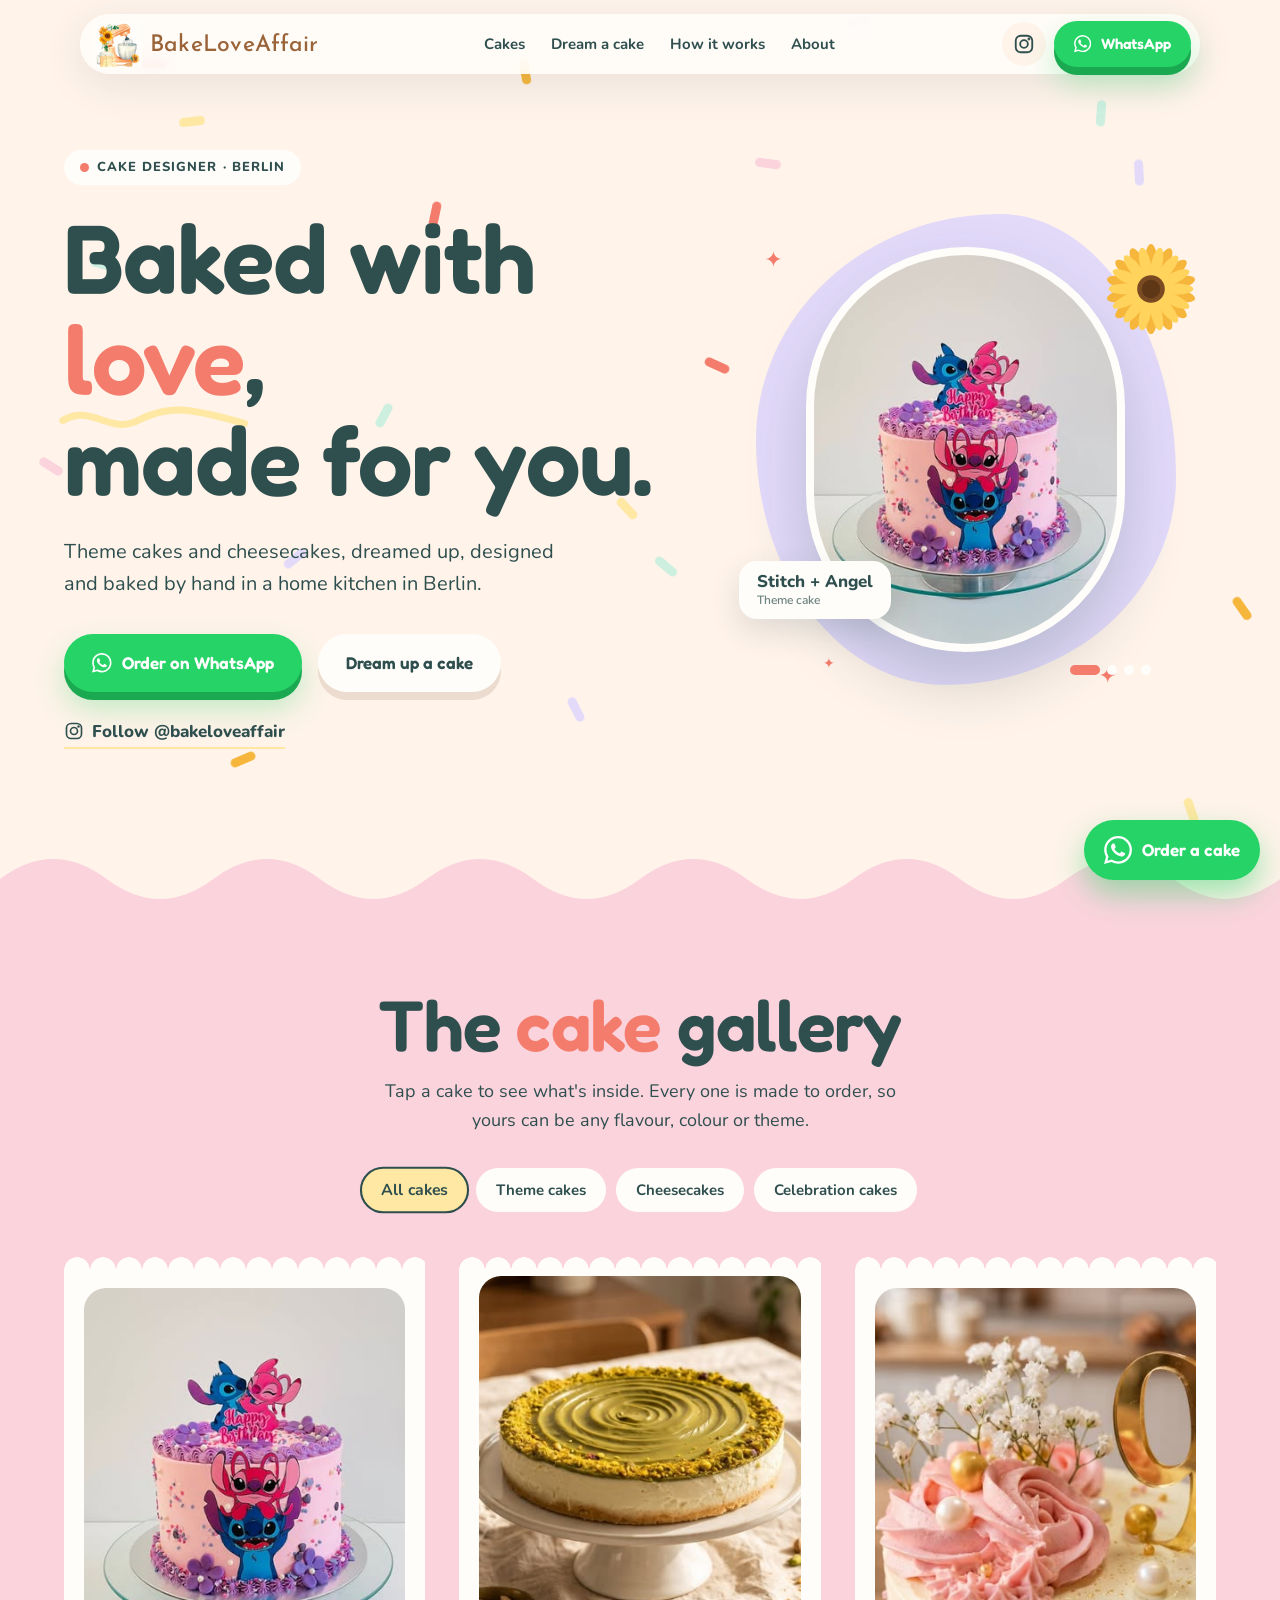
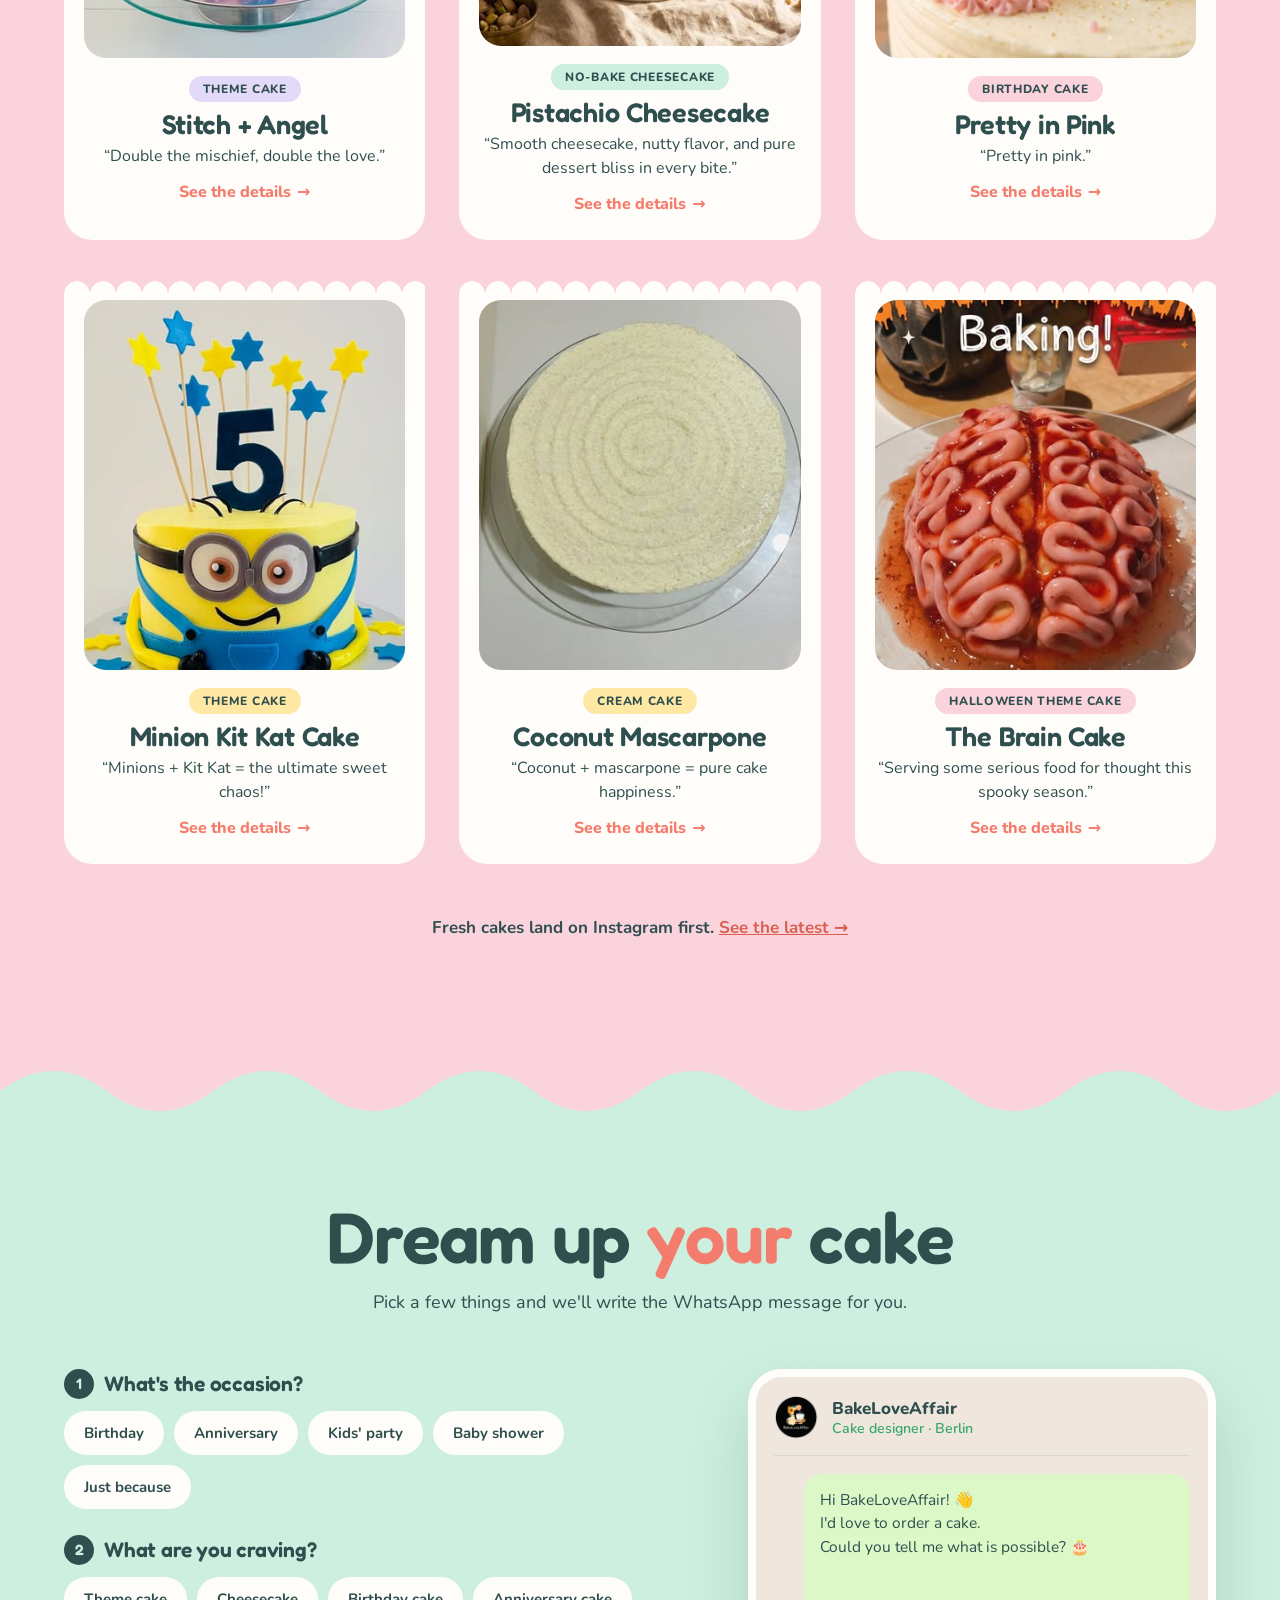
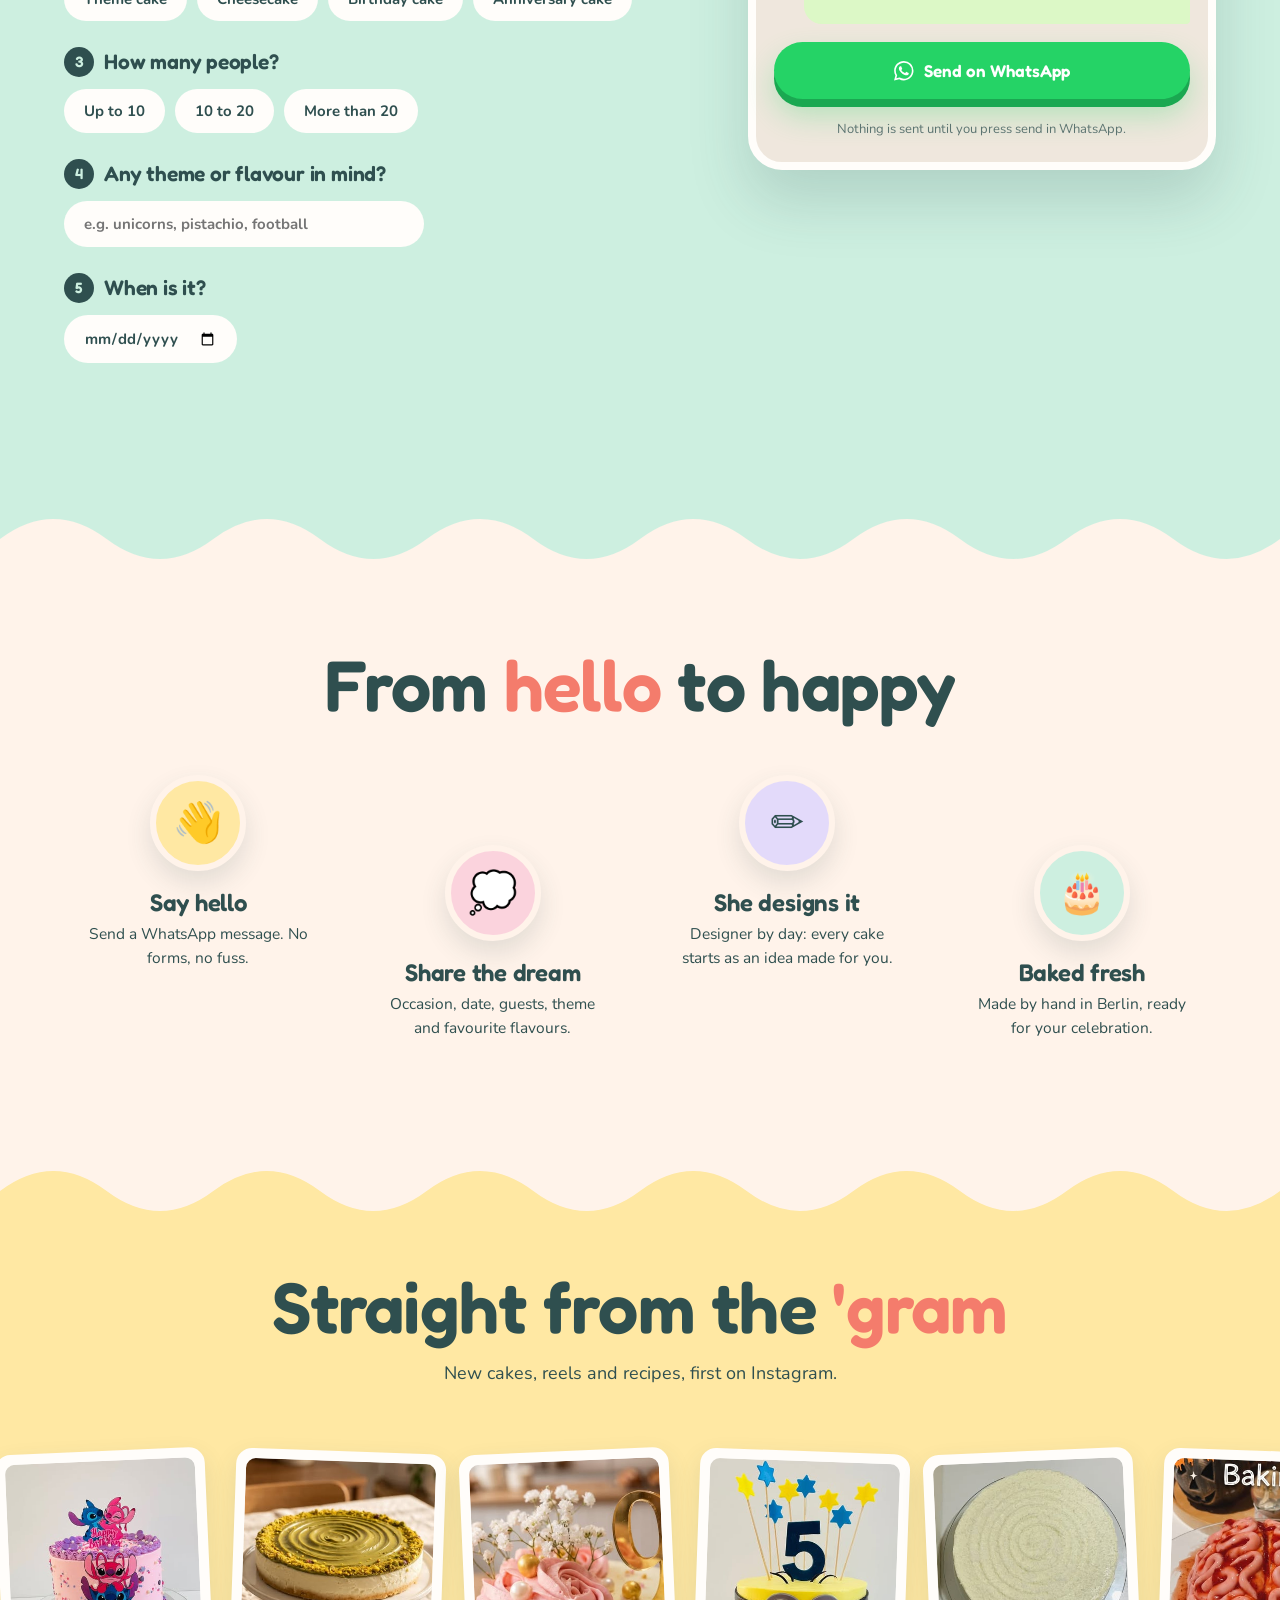
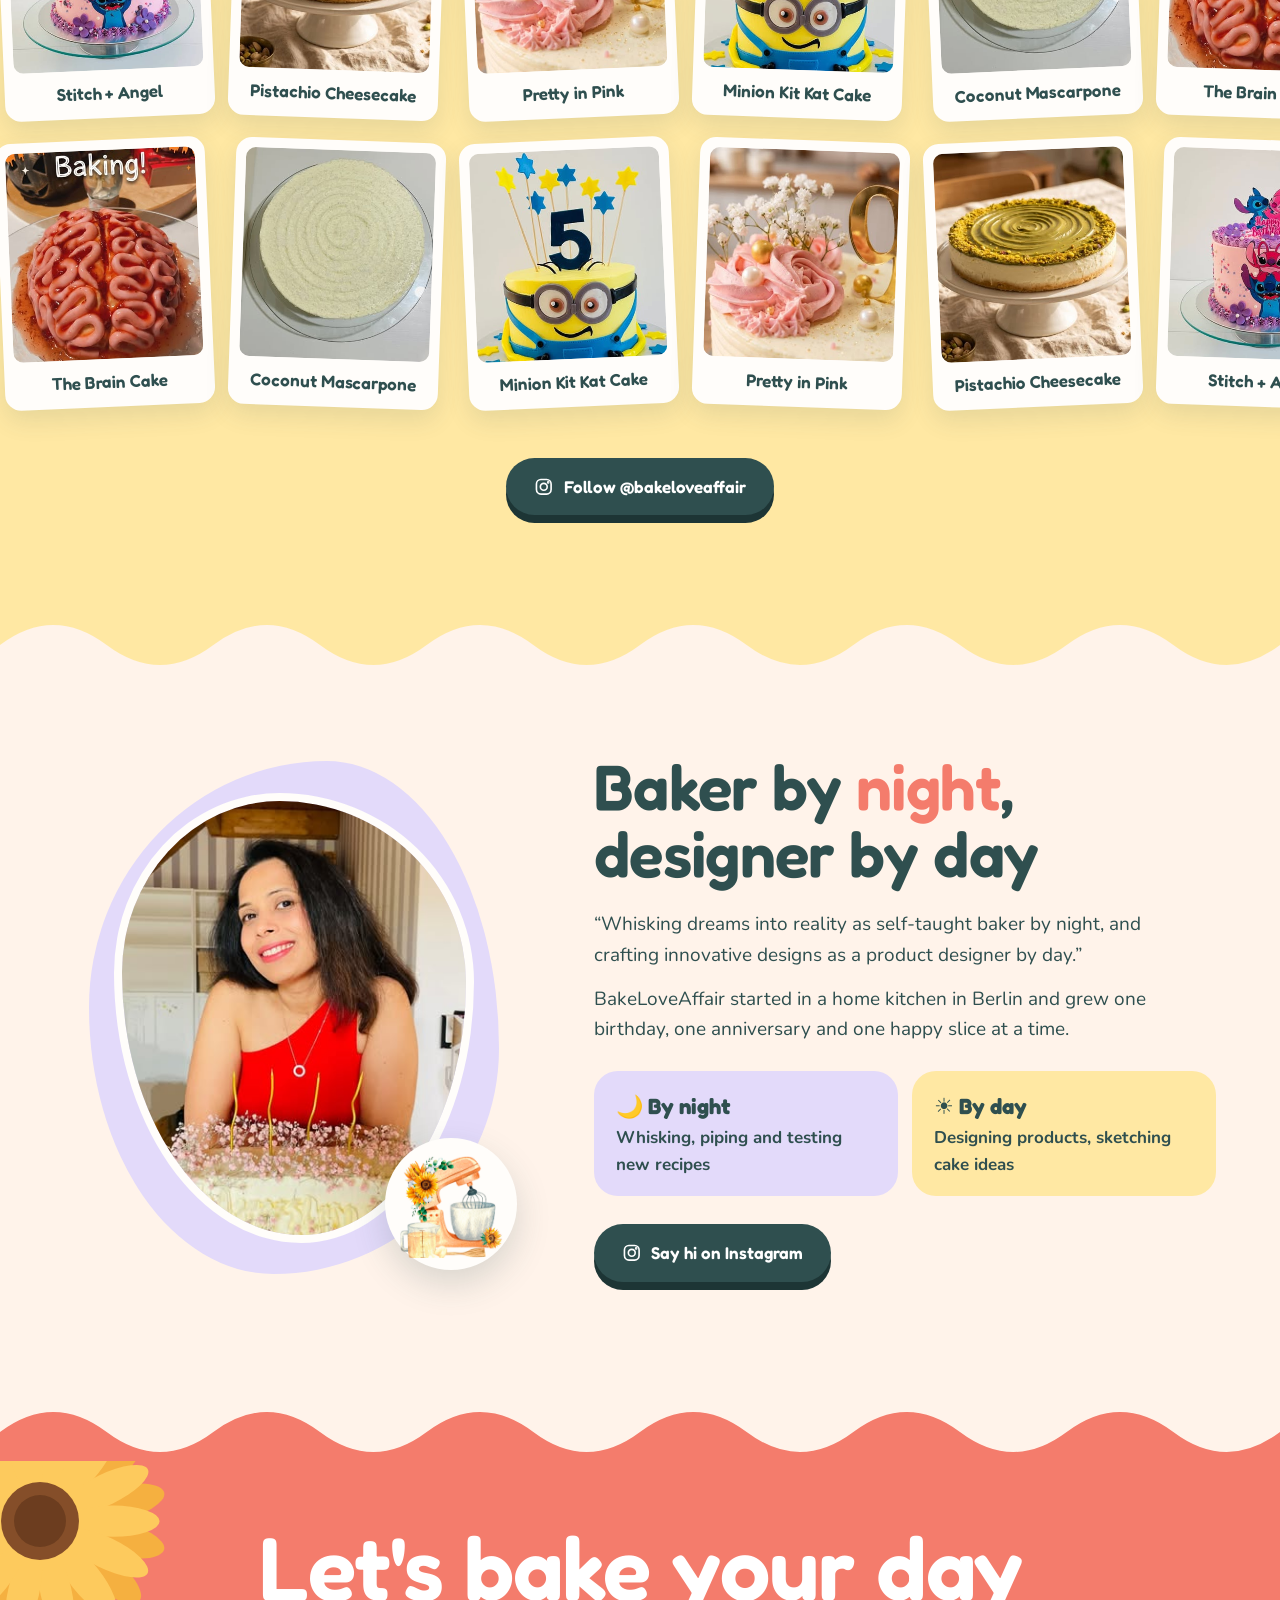
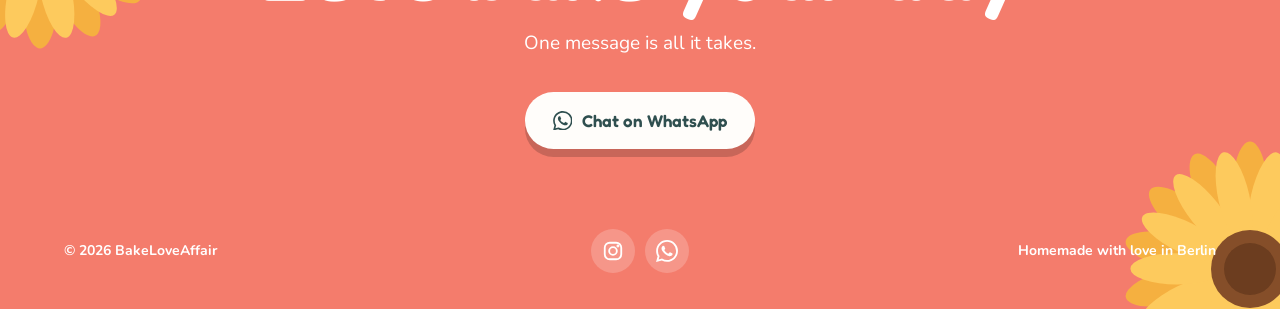
<file: index.html>
<!doctype html>
<html lang="en">
<head>
<meta charset="utf-8">
<meta name="viewport" content="width=device-width, initial-scale=1">
<title>BakeLoveAffair · Theme cakes and cheesecakes, homemade in Berlin</title>
<meta name="description" content="BakeLoveAffair: custom theme cakes and cheesecakes, designed and baked by hand in a home kitchen in Berlin. Say hello on WhatsApp.">
<meta name="theme-color" content="#FFF3EA">
<link rel="canonical" href="https://bakeloveaffair.com/">
<meta property="og:type" content="website">
<meta property="og:url" content="https://bakeloveaffair.com/">
<meta property="og:title" content="BakeLoveAffair · Baked with love, made for you">
<meta property="og:description" content="Custom theme cakes and cheesecakes, homemade in Berlin.">
<meta property="og:image" content="https://bakeloveaffair.com/assets/logo/logo.png">
<meta name="twitter:card" content="summary">
<link rel="icon" type="image/png" href="assets/logo/favicon.png">
<link rel="apple-touch-icon" href="assets/logo/icon-192.png">
<link rel="preconnect" href="https://fonts.googleapis.com">
<link rel="preconnect" href="https://fonts.gstatic.com" crossorigin>
<link href="https://fonts.googleapis.com/css2?family=Fredoka:wght@500;600;700&family=Josefin+Sans:wght@500&family=Nunito:wght@400;600;700;800&display=swap" rel="stylesheet">
<link rel="stylesheet" href="css/style.css">
</head>
<body>

<div class="progress" id="progress" aria-hidden="true"></div>

<nav class="nav" id="nav" aria-label="Main">
  <div class="nav-bar">
    <a class="brand" href="#top" aria-label="BakeLoveAffair, back to top"><img src="assets/logo/mixer.png" alt="" width="48" height="46"><span>BakeLoveAffair</span></a>
    <ul>
      <li><a href="#cakes">Cakes</a></li>
      <li><a href="#wish">Dream a cake</a></li>
      <li><a href="#how">How it works</a></li>
      <li><a href="#about">About</a></li>
    </ul>
    <div class="nav-right">
      <a class="icon-btn" data-ig aria-label="BakeLoveAffair on Instagram"><i data-icon="ig"></i></a>
      <a class="btn sm wa" data-wa aria-label="Order on WhatsApp"><i data-icon="wa"></i><span>WhatsApp</span></a>
      <button class="icon-btn burger" id="burger" aria-label="Menu" aria-expanded="false"><i data-icon="menu"></i></button>
    </div>
  </div>
  <div class="menu" id="menu">
    <a href="#cakes">Cakes</a>
    <a href="#wish">Dream a cake</a>
    <a href="#how">How it works</a>
    <a href="#about">About</a>
    <a data-ig>Instagram ↗</a>
  </div>
</nav>

<header class="hero" id="top">
  <div id="sprinkles" aria-hidden="true"></div>
  <div class="wrap">
    <div>
      <span class="eyebrow"><i></i> Cake designer · Berlin</span>
      <h1 id="h1" aria-label="Baked with love, made for you."></h1>
      <p class="lead" data-reveal="700">Theme cakes and cheesecakes, dreamed up, designed and baked by hand in a home kitchen in Berlin.</p>
      <div class="cta" data-reveal="850">
        <a class="btn wa" data-wa><i data-icon="wa"></i> Order on WhatsApp</a>
        <a class="btn soft" href="#wish">Dream up a cake</a>
      </div>
      <a class="follow" data-ig data-reveal="1000"><i data-icon="ig"></i> Follow @bakeloveaffair</a>
    </div>
    <div class="stage">
      <div class="blob"></div>
      <span class="spark" style="left:2%;top:6%">✦</span><span class="spark" style="right:14%;bottom:-2%;animation-delay:-1s">✦</span><span class="spark" style="left:16%;bottom:2%;animation-delay:-1.7s;font-size:14px">✦</span>
      <div class="shots" id="shots"></div>
      <button class="label" id="label" aria-label="See details of this cake"><span id="lt"></span><small id="ls"></small></button>
      <div class="sunflower" aria-hidden="true"></div>
      <div class="dots" id="dots"></div>
    </div>
  </div>
</header>

<div class="wavebox"><svg class="wave" data-fill="#FBD3DD"></svg></div>
<section class="sig pad" id="cakes">
  <div class="wrap">
    <div class="title"><h2 data-reveal>The <em>cake</em> gallery</h2><p data-reveal="100">Tap a cake to see what's inside. Every one is made to order, so yours can be any flavour, colour or theme.</p></div>
    <div class="filters" id="filters" role="group" aria-label="Filter cakes"></div>
    <div class="cards" id="cards"></div>
    <p class="more-note" data-reveal>Fresh cakes land on Instagram first. <a data-ig>See the latest →</a></p>
  </div>
</section>
<div class="wavebox" style="background:#FBD3DD"><svg class="wave rev" data-fill="#CDEFE0"></svg></div>

<section class="wish pad" id="wish">
  <div class="wrap">
    <div class="title"><h2 data-reveal>Dream up <em>your</em> cake</h2><p data-reveal="100">Pick a few things and we'll write the WhatsApp message for you.</p></div>
    <div class="wishgrid">
      <div data-reveal>
        <div class="q"><h3><span>1</span> What's the occasion?</h3><div class="chips" data-k="occasion"><button class="chip">Birthday</button><button class="chip">Anniversary</button><button class="chip">Kids' party</button><button class="chip">Baby shower</button><button class="chip">Just because</button></div></div>
        <div class="q"><h3><span>2</span> What are you craving?</h3><div class="chips" data-k="bake"><button class="chip">Theme cake</button><button class="chip">Cheesecake</button><button class="chip">Birthday cake</button><button class="chip">Anniversary cake</button></div></div>
        <div class="q"><h3><span>3</span> How many people?</h3><div class="chips" data-k="guests"><button class="chip">Up to 10</button><button class="chip">10 to 20</button><button class="chip">More than 20</button></div></div>
        <div class="q"><h3><span>4</span> Any theme or flavour in mind?</h3><input class="field" id="idea" type="text" maxlength="80" placeholder="e.g. unicorns, pistachio, football" aria-label="Theme or flavour idea"></div>
        <div class="q"><h3><span>5</span> When is it?</h3><input class="field" type="date" id="date" aria-label="Date of the occasion" style="width:auto"></div>
      </div>
      <div class="phone" data-reveal="150">
        <div class="top"><img src="assets/logo/icon-192.png" alt=""><div>BakeLoveAffair<small>Cake designer · Berlin</small></div></div>
        <div class="bubble" id="bubble" aria-live="polite"></div>
        <a class="btn wa" id="send" target="_blank" rel="noopener"><i data-icon="wa"></i> Send on WhatsApp</a>
        <p class="note">Nothing is sent until you press send in WhatsApp.</p>
      </div>
    </div>
  </div>
</section>
<div class="wavebox" style="background:#CDEFE0"><svg class="wave" data-fill="#FFF3EA"></svg></div>

<section class="pad" id="how">
  <div class="wrap">
    <div class="title"><h2 data-reveal>From <em>hello</em> to happy</h2></div>
    <div class="proc" id="proc">
      <svg class="path" viewBox="0 0 1000 170" preserveAspectRatio="none" fill="none" aria-hidden="true"><path id="pp" d="M125 48 C250 48 250 118 375 118 S500 48 625 48 S750 118 875 118" stroke="#F47C6C" stroke-width="4" stroke-linecap="round" stroke-dasharray="2 14" vector-effect="non-scaling-stroke"/></svg>
      <div class="procgrid">
        <div class="ps" style="--c:var(--butter)"><div class="ic">👋</div><h3>Say hello</h3><p>Send a WhatsApp message. No forms, no fuss.</p></div>
        <div class="ps" style="--c:var(--pink)"><div class="ic">💭</div><h3>Share the dream</h3><p>Occasion, date, guests, theme and favourite flavours.</p></div>
        <div class="ps" style="--c:var(--lav)"><div class="ic">✏️</div><h3>She designs it</h3><p>Designer by day: every cake starts as an idea made for you.</p></div>
        <div class="ps" style="--c:var(--mint)"><div class="ic">🎂</div><h3>Baked fresh</h3><p>Made by hand in Berlin, ready for your celebration.</p></div>
      </div>
    </div>
  </div>
</section>

<div class="wavebox"><svg class="wave rev" data-fill="#FFE8A3"></svg></div>
<section class="gal" id="insta">
  <div class="title"><h2 data-reveal>Straight from the <em>'gram</em></h2><p data-reveal="100">New cakes, reels and recipes, first on Instagram.</p></div>
  <div class="row" id="r1"></div>
  <div class="row b" id="r2"></div>
  <div class="center"><a class="btn ig" data-ig data-reveal><i data-icon="ig"></i> Follow @bakeloveaffair</a></div>
</section>
<div class="wavebox" style="background:#FFE8A3"><svg class="wave" data-fill="#FFF3EA"></svg></div>

<section class="pad" id="about">
  <div class="wrap aboutgrid">
    <div class="me" data-reveal>
      <img src="assets/img/anniversary-cake.jpg" alt="The baker behind BakeLoveAffair with a cake she made" loading="lazy">
      <div class="stamp"><img src="assets/logo/mixer.png" alt="BakeLoveAffair logo"></div>
    </div>
    <div>
      <h2 data-reveal>Baker by <em>night</em>,<br>designer by day</h2>
      <p data-reveal="80">“Whisking dreams into reality as self-taught baker by night, and crafting innovative designs as a product designer by day.”</p>
      <p data-reveal="160">BakeLoveAffair started in a home kitchen in Berlin and grew one birthday, one anniversary and one happy slice at a time.</p>
      <div class="daynight" data-reveal="240">
        <div style="background:var(--lav)"><b>🌙 By night</b>Whisking, piping and testing new recipes</div>
        <div style="background:var(--butter)"><b>☀️ By day</b>Designing products, sketching cake ideas</div>
      </div>
      <a class="btn ig" data-ig data-reveal="320"><i data-icon="ig"></i> Say hi on Instagram</a>
    </div>
  </div>
</section>

<div class="wavebox"><svg class="wave" data-fill="#F47C6C"></svg></div>
<footer class="foot">
  <div class="sunflower l" aria-hidden="true"></div><div class="sunflower r" aria-hidden="true"></div>
  <div class="wrap" style="position:relative">
    <h2 data-reveal>Let's bake your day</h2>
    <p class="big" data-reveal="100">One message is all it takes.</p>
    <a class="btn" data-reveal="200" data-wa><i data-icon="wa"></i> Chat on WhatsApp</a>
    <div class="foot-base">
      <span>© <span id="year"></span> BakeLoveAffair</span>
      <div class="mid">
        <a class="icon-btn" data-ig aria-label="Instagram"><i data-icon="ig"></i></a>
        <a class="icon-btn" data-wa aria-label="WhatsApp"><i data-icon="wa"></i></a>
      </div>
      <span>Homemade with love in Berlin</span>
    </div>
  </div>
</footer>

<a class="fab" id="fab" data-wa aria-label="Order a cake on WhatsApp"><i data-icon="wa"></i><span>Order a cake</span></a>

<dialog class="sheet" id="sheet" aria-labelledby="sh-title">
  <div class="sheet-in">
    <div class="sheet-photo" id="sh-photo"><div class="sunflower" aria-hidden="true"></div><img id="sh-img" alt=""></div>
    <div class="sheet-body">
      <div class="sheet-nav"><button class="icon-btn" id="sh-prev" aria-label="Previous cake">←</button><button class="icon-btn" id="sh-next" aria-label="Next cake">→</button></div>
      <button class="icon-btn x" id="sh-close" aria-label="Close">✕</button>
      <span class="pill" id="sh-tag"></span>
      <h2 id="sh-title"></h2>
      <p class="quote" id="sh-quote"></p>
      <p class="desc" id="sh-desc"></p>
      <dl class="facts" id="sh-facts"></dl>
      <div class="sheet-cta">
        <a class="btn wa" id="sh-wa" target="_blank" rel="noopener"><i data-icon="wa"></i> Ask about this cake</a>
        <a class="follow" id="sh-reel" target="_blank" rel="noopener" style="margin:0"><i data-icon="ig"></i> Watch the reel</a>
      </div>
      <p class="sheet-note">Made to order. Size, flavour, colours and theme can all be changed to suit you.</p>
    </div>
  </div>
</dialog>

<script src="js/data.js"></script>
<script src="js/main.js"></script>
</body>
</html>
</file>
<file: css/style.css>
/* BakeLoveAffair · Soft Bloom */
:root{
  --bg:#FFF3EA; --deep:#2F4F4F; --coral:#F47C6C; --coral-d:#d85f50; --mint:#CDEFE0; --butter:#FFE8A3; --pink:#FBD3DD; --lav:#E3DAFA; --white:#FFFDFA;
  --brown:#9A6338; --sun:#F6B63C;
  --accent:var(--pink);
  --display:"Fredoka",system-ui,sans-serif; --body:"Nunito",system-ui,sans-serif;
  --spring:cubic-bezier(.2,1.4,.3,1);
}
*{box-sizing:border-box;margin:0}
html{scroll-behavior:smooth;overflow-x:clip;scroll-padding-top:90px}
body{background:var(--bg);color:var(--deep);font-family:var(--body);font-size:17px;line-height:1.6;overflow-x:clip}
img{display:block;max-width:100%}
a{color:inherit}
button{font:inherit;color:inherit}
h1,h2,h3{font-family:var(--display);font-weight:600;line-height:1.04;letter-spacing:-.01em}
.wrap{max-width:1200px;margin:0 auto;padding:0 24px}
.sr{position:absolute;width:1px;height:1px;overflow:hidden;clip-path:inset(50%)}
:focus-visible{outline:3px solid var(--deep);outline-offset:3px;border-radius:8px}
[data-reveal]{opacity:0;transform:translateY(34px) scale(.97);transition:opacity .7s,transform .9s var(--spring)}
[data-reveal].in{opacity:1;transform:none}

.progress{position:fixed;top:0;left:0;height:4px;width:100%;background:var(--coral);transform-origin:left;transform:scaleX(0);z-index:70}

/* ---------- nav ---------- */
.nav{position:fixed;top:14px;left:50%;translate:-50% 0;z-index:60;width:min(1120px,calc(100% - 24px));transition:translate .45s var(--spring)}
.nav.hide{translate:-50% -150%}
.nav-bar{background:rgba(255,253,250,.86);backdrop-filter:blur(14px);border-radius:999px;box-shadow:0 10px 40px rgba(47,79,79,.1);display:flex;align-items:center;justify-content:space-between;gap:12px;padding:7px 9px 7px 14px}
.brand{display:flex;align-items:center;gap:8px;text-decoration:none;font-family:"Josefin Sans",var(--display);font-weight:500;font-size:23px;color:var(--brown);letter-spacing:.01em;white-space:nowrap}
.brand img{width:48px;height:46px;object-fit:contain;mix-blend-mode:multiply;transition:rotate .5s var(--spring)}
.brand:hover img{rotate:-10deg}
.brand span{padding-top:4px}
.nav ul{display:flex;gap:26px;list-style:none;padding:0}
.nav ul a{text-decoration:none;font-weight:700;font-size:15px;transition:color .2s}
.nav ul a:hover{color:var(--coral)}
.nav-right{display:flex;align-items:center;gap:8px}
.icon-btn{width:44px;height:44px;border-radius:50%;display:grid;place-items:center;background:var(--bg);border:0;cursor:pointer;text-decoration:none;transition:background .25s,transform .25s var(--spring),color .25s}
.icon-btn:hover{background:var(--pink);transform:rotate(-8deg) scale(1.08)}
.icon-btn svg{width:22px;height:22px}
.burger{display:none}
.menu{display:none}

.btn{display:inline-flex;align-items:center;gap:10px;font-family:var(--display);font-weight:600;font-size:17px;text-decoration:none;padding:15px 28px;border-radius:999px;background:var(--coral);color:#fff;border:0;cursor:pointer;box-shadow:0 8px 0 var(--coral-d),0 16px 30px rgba(244,124,108,.35);transition:transform .15s,box-shadow .15s;white-space:nowrap}
.btn:hover{transform:translateY(-3px);box-shadow:0 11px 0 var(--coral-d),0 22px 36px rgba(244,124,108,.4)}
.btn:active{transform:translateY(6px);box-shadow:0 2px 0 var(--coral-d)}
.btn svg{width:1.15em;height:1.15em;flex:none}
.btn.sm{padding:11px 20px;font-size:15px;box-shadow:0 4px 0 var(--coral-d)}
.btn.soft{background:var(--white);color:var(--deep);box-shadow:0 8px 0 #ecdccf}
.btn.soft:hover{box-shadow:0 11px 0 #ecdccf}
.btn.wa{background:#25D366;box-shadow:0 8px 0 #1aa851,0 16px 30px rgba(37,211,102,.3)}
.btn.wa:hover{box-shadow:0 11px 0 #1aa851,0 22px 36px rgba(37,211,102,.35)}
.btn.ig{background:var(--deep);box-shadow:0 8px 0 #1d3535}
.btn.ig:hover{box-shadow:0 11px 0 #1d3535}

/* ---------- hero ---------- */
.hero{position:relative;padding:150px 0 90px;overflow:hidden}
.hero .wrap{display:grid;grid-template-columns:1.1fr .9fr;gap:40px;align-items:center;position:relative}
.eyebrow{display:inline-flex;gap:8px;align-items:center;background:var(--white);border-radius:999px;padding:7px 16px;font-weight:800;font-size:13px;letter-spacing:.08em;text-transform:uppercase;margin-bottom:22px}
.eyebrow i{width:9px;height:9px;border-radius:50%;background:var(--coral);animation:pulse 1.6s infinite}
@keyframes pulse{50%{scale:1.6;opacity:.4}}
.hero h1{font-size:clamp(48px,7.6vw,112px)}
.hero h1 .w{display:inline-block;opacity:0;transform:translateY(.5em) rotate(4deg);animation:rise .8s var(--spring) forwards}
@keyframes rise{to{opacity:1;transform:none}}
.hero h1 .love{color:var(--coral);position:relative;white-space:nowrap}
.hero h1 .love svg{position:absolute;left:-2%;bottom:-.16em;width:104%;height:.3em;overflow:visible}
.hero h1 .love path{stroke-dasharray:320;stroke-dashoffset:320;animation:draw 1s 1s forwards}
@keyframes draw{to{stroke-dashoffset:0}}
.lead{font-size:20px;max-width:490px;margin:26px 0 34px}
.cta{display:flex;gap:16px;flex-wrap:wrap;align-items:center}
.follow{display:inline-flex;align-items:center;gap:8px;margin-top:26px;font-weight:800;text-decoration:none;border-bottom:2.5px solid var(--butter);padding-bottom:2px;transition:border-color .25s,gap .25s}
.follow:hover{border-color:var(--coral);gap:12px}
.follow svg{width:20px;height:20px}
.stage{position:relative;justify-self:center;width:min(420px,84vw);aspect-ratio:1/1.12}
.blob{position:absolute;inset:0;background:var(--accent);border-radius:58% 42% 55% 45%/48% 56% 44% 52%;animation:morph 9s ease-in-out infinite;transition:background .8s}
@keyframes morph{33%{border-radius:42% 58% 40% 60%/58% 42% 58% 42%}66%{border-radius:52% 48% 62% 38%/40% 60% 46% 54%}}
.shots{position:absolute;inset:7% 12%;border-radius:999px;overflow:hidden;box-shadow:0 30px 60px rgba(47,79,79,.22);border:8px solid var(--white);background:var(--white)}
.shots img{position:absolute;inset:0;width:100%;height:100%;object-fit:cover;opacity:0;scale:1.25;rotate:6deg;transition:opacity .8s,scale 1.2s cubic-bezier(.2,.8,.2,1),rotate 1.2s}
.shots img.on{opacity:1;scale:1;rotate:0deg}
.label{position:absolute;left:-4%;bottom:14%;background:var(--white);border-radius:18px;padding:10px 18px;box-shadow:0 12px 30px rgba(47,79,79,.15);font-weight:800;animation:bob 4s ease-in-out infinite;z-index:2;border:0;cursor:pointer;text-align:left;line-height:1.3}
.label small{display:block;font-weight:600;font-size:12px;opacity:.7}
.stage .sunflower{position:absolute;right:-5%;top:6%;width:92px;z-index:2;animation:bob 5s -2s ease-in-out infinite}
@keyframes bob{50%{translate:0 -12px}}
.dots{position:absolute;right:6%;bottom:2%;display:flex;gap:7px;z-index:2}
.dots button{width:10px;height:10px;padding:0;border:0;border-radius:9px;background:var(--white);transition:width .4s,background .4s;cursor:pointer}
.dots button.on{width:30px;background:var(--coral)}
.sprinkle{position:absolute;width:26px;height:9px;border-radius:9px;will-change:transform;z-index:0}
.spark{position:absolute;font-size:22px;color:var(--coral);animation:twinkle 2.4s ease-in-out infinite}
@keyframes twinkle{50%{scale:.4;opacity:.3;rotate:90deg}}
.sunflower svg{display:block;width:100%;height:auto;animation:spin 40s linear infinite}
@keyframes spin{to{rotate:360deg}}

@keyframes flow{to{transform:translateX(-50%)}}

/* ---------- waves + sections ---------- */
.wavebox{overflow:hidden;line-height:0}
.wave{display:block;width:200%;height:70px;margin-bottom:-1px;animation:flow 14s linear infinite}
.wave.rev{animation-direction:reverse}
section{position:relative}
.pad{padding:80px 0 110px}
.title{text-align:center;margin-bottom:52px}
.title h2{font-size:clamp(38px,5.6vw,76px)}
.title h2 em{font-style:normal;color:var(--coral)}
.title p{max-width:540px;margin:14px auto 0;font-size:18px}

/* ---------- cakes ---------- */
.sig{background:var(--pink)}
.filters{display:flex;gap:10px;justify-content:center;flex-wrap:wrap;margin:-18px 0 44px}
.chip{font:700 15px var(--body);color:var(--deep);background:var(--white);border:2.5px solid transparent;border-radius:999px;padding:10px 18px;cursor:pointer;transition:transform .2s cubic-bezier(.2,1.6,.3,1),background .2s,border-color .2s}
.chip:hover{transform:translateY(-3px) rotate(-2deg)}
.chip.on{background:var(--butter);border-color:var(--deep);transform:scale(1.06)}
.cards{display:grid;grid-template-columns:repeat(3,1fr);gap:40px 34px}
.sc{position:relative;background:var(--white);border:0;border-radius:0 0 28px 28px;padding:6px 20px 24px;text-align:center;cursor:pointer;margin-top:14px;transition:translate .35s var(--spring),rotate .35s,opacity .4s,scale .4s var(--spring);font-family:var(--body);font-size:16px;line-height:1.5}
.sc::before{content:"";position:absolute;top:-13px;left:0;right:0;height:26px;background:radial-gradient(circle at 13px 13px,var(--white) 12.5px,transparent 13px) 0 0/26px 26px repeat-x}
.sc:hover{translate:0 -12px;rotate:-1.5deg}
.sc:nth-child(even):hover{rotate:1.5deg}
.sc.out{opacity:0;scale:.85;pointer-events:none}
.sc.gone{display:none}
.sc .ph{position:relative;border-radius:22px;overflow:hidden;aspect-ratio:1/1.15}
.sc .ph img{width:100%;height:100%;object-fit:cover;transition:scale .7s}
.sc:hover .ph img{scale:1.07}
.sc .peek{position:absolute;left:50%;bottom:14px;translate:-50% 30px;opacity:0;background:var(--white);border-radius:999px;padding:8px 18px;font-weight:800;font-size:14px;white-space:nowrap;transition:translate .35s var(--spring),opacity .3s;box-shadow:0 8px 20px rgba(47,79,79,.2)}
.sc:hover .peek,.sc:focus-visible .peek{translate:-50% 0;opacity:1}
.pill{display:inline-block;background:var(--mint);border-radius:999px;padding:4px 14px;font-weight:800;font-size:12px;letter-spacing:.06em;text-transform:uppercase}
.sc .pill{margin:18px 0 8px}
.sc h3{font-size:27px;margin-bottom:6px}
.sc .more{display:inline-flex;gap:6px;align-items:center;margin-top:12px;font-weight:800;color:var(--coral)}
.sc .more b{transition:translate .25s}.sc:hover .more b{translate:6px 0}
.more-note{text-align:center;margin-top:50px;font-weight:700}
.more-note a{color:var(--coral-d)}

/* ---------- cake detail sheet ---------- */
dialog.sheet{color:var(--deep);border:0;padding:0;background:transparent;max-width:none;max-height:none;width:100%;height:100%;overflow:hidden}
dialog.sheet::backdrop{background:rgba(47,79,79,.55);backdrop-filter:blur(6px);animation:fade .3s}
@keyframes fade{from{opacity:0}}
.sheet-in{position:absolute;left:50%;top:50%;translate:-50% -50%;width:min(940px,calc(100% - 32px));max-height:calc(100% - 32px);overflow:auto;background:var(--white);border-radius:36px;display:grid;grid-template-columns:.85fr 1.15fr;animation:sheet .55s var(--spring)}
@keyframes sheet{from{opacity:0;scale:.86;rotate:-3deg;translate:-50% -42%}}
.sheet.closing .sheet-in{animation:sheetout .22s ease-in forwards}
@keyframes sheetout{to{opacity:0;scale:.92;translate:-50% -46%}}
.sheet-photo{position:relative;background:var(--t,var(--pink));padding:34px;display:grid;place-items:center;border-radius:36px 0 0 36px;transition:background .5s;overflow:hidden}
.sheet-photo img{width:100%;max-width:300px;aspect-ratio:9/14;object-fit:cover;border-radius:999px;border:8px solid var(--white);box-shadow:0 24px 50px rgba(47,79,79,.25);rotate:-3deg;position:relative}
.sheet-photo img.swap{animation:swap .55s var(--spring)}
@keyframes swap{from{opacity:0;scale:.8;rotate:8deg}}
.sheet-photo .sunflower{position:absolute;width:150px;right:-40px;bottom:-40px;opacity:.9}
.sheet-body{padding:44px 42px 36px;position:relative}
.sheet-body h2{font-size:clamp(30px,3.6vw,44px);margin:14px 0 8px;padding-right:40px}
.sheet-body .quote{font-family:var(--display);font-weight:500;color:var(--coral-d);font-size:18px;margin-bottom:14px}
.sheet-body .desc{margin-bottom:20px}
.facts{display:grid;grid-template-columns:1fr 1fr;gap:10px;margin-bottom:26px}
.facts div{background:var(--bg);border-radius:18px;padding:11px 16px;animation:rise .5s var(--spring) both}
.facts dt{font-size:11.5px;font-weight:800;letter-spacing:.1em;text-transform:uppercase;opacity:.65}
.facts dd{font-weight:700;line-height:1.35}
.sheet-cta{display:flex;gap:14px;flex-wrap:wrap;align-items:center}
.sheet-cta .btn{font-size:16px;padding:13px 22px}
.sheet-note{font-size:13.5px;opacity:.75;margin-top:18px}
.x{position:absolute;right:16px;top:16px;z-index:3}
.sheet-nav{display:flex;gap:8px;position:absolute;right:68px;top:16px}

/* ---------- wish builder ---------- */
.wish{background:var(--mint)}
.wishgrid{display:grid;grid-template-columns:1.15fr .85fr;gap:50px;align-items:start}
.q{margin-bottom:26px}
.q h3{font-size:21px;margin-bottom:12px;display:flex;gap:10px;align-items:center}
.q h3 span{width:30px;height:30px;border-radius:50%;background:var(--deep);color:var(--mint);display:grid;place-items:center;font-size:15px;flex:none}
.chips{display:flex;flex-wrap:wrap;gap:10px}
.field{font:700 15px var(--body);color:var(--deep);background:var(--white);border:2.5px solid transparent;border-radius:999px;padding:11px 18px;outline:0;width:min(100%,360px)}
.field:focus{border-color:var(--deep)}
.phone{position:sticky;top:110px;background:#EFE7DD;border-radius:34px;padding:18px 18px 22px;box-shadow:0 30px 60px rgba(47,79,79,.18);border:8px solid var(--white)}
.phone .top{display:flex;align-items:center;gap:12px;padding-bottom:14px;border-bottom:1px solid rgba(47,79,79,.1);margin-bottom:18px;font-weight:800;line-height:1.3}
.phone .top img{width:46px;height:46px;border-radius:50%;object-fit:cover}
.phone .top small{display:block;font-weight:600;color:#3aa76d}
.bubble{background:#DCF8C6;border-radius:18px 18px 4px 18px;padding:14px 16px;margin-left:30px;white-space:pre-line;font-size:15.5px;line-height:1.5;min-height:150px;transition:scale .25s cubic-bezier(.2,1.8,.3,1);transform-origin:bottom right}
.bubble.bump{scale:1.03}
.phone .btn{width:100%;justify-content:center;margin-top:18px}
.phone .note{text-align:center;font-size:13px;margin-top:20px;opacity:.75}

/* ---------- process ---------- */
.proc{position:relative}
.proc svg.path{position:absolute;left:0;top:30px;width:100%;height:170px;overflow:visible}
.procgrid{position:relative;display:grid;grid-template-columns:repeat(4,1fr);gap:26px}
.ps{text-align:center}
.ps .ic{width:96px;height:96px;border-radius:50%;margin:0 auto 20px;display:grid;place-items:center;font-size:40px;background:var(--c);border:6px solid var(--bg);box-shadow:0 12px 26px rgba(47,79,79,.14);transition:scale .5s cubic-bezier(.2,1.8,.3,1),rotate .5s}
.ps:nth-child(even){margin-top:70px}
.ps.lit .ic{scale:1.14;rotate:-8deg}
.ps h3{font-size:24px;margin-bottom:6px}
.ps p{font-size:15.5px;max-width:230px;margin:0 auto}

/* ---------- instagram ---------- */
.gal{background:var(--butter);overflow:hidden;padding:50px 0 90px}
.row{display:flex;gap:22px;width:max-content;animation:flow 50s linear infinite;padding:11px 0}
.row.b{animation-direction:reverse;animation-duration:58s}
.gal:hover .row{animation-play-state:paused}
.pol{flex:0 0 auto;width:210px;background:var(--white);padding:10px 10px 12px;border-radius:16px;box-shadow:0 10px 24px rgba(47,79,79,.12);text-decoration:none;transition:rotate .3s,scale .3s;border:0;cursor:pointer;font:inherit}
.pol:nth-child(odd){rotate:-2.5deg}.pol:nth-child(even){rotate:2deg}
.pol:hover{rotate:0deg;scale:1.07;z-index:2}
.pol img{border-radius:10px;aspect-ratio:1/1.1;object-fit:cover;width:100%}
.pol span{display:block;text-align:center;font-family:var(--display);font-weight:600;margin-top:9px}
.gal .center{text-align:center;margin-top:40px}

/* ---------- about ---------- */
.aboutgrid{display:grid;grid-template-columns:.85fr 1.15fr;gap:70px;align-items:center}
.me{position:relative;width:min(360px,80vw);justify-self:center}
.me::before{content:"";position:absolute;inset:-7%;background:var(--lav);border-radius:58% 42% 55% 45%/48% 56% 44% 52%;animation:morph 10s ease-in-out infinite}
.me>img{position:relative;border-radius:46% 54% 48% 52%/40% 42% 58% 60%;aspect-ratio:1/1.25;object-fit:cover;width:100%;border:8px solid var(--white)}
.me .stamp{position:absolute;right:-12%;bottom:-6%;width:132px;height:132px;border-radius:50%;background:var(--white);box-shadow:0 14px 34px rgba(47,79,79,.18);display:grid;place-items:center;animation:bob 5s ease-in-out infinite}
.me .stamp img{width:86%;mix-blend-mode:multiply}
.aboutgrid h2{font-size:clamp(36px,5vw,68px);margin-bottom:22px}
.aboutgrid h2 em{font-style:normal;color:var(--coral)}
.aboutgrid p{font-size:19px;margin-bottom:14px;max-width:560px}
.daynight{display:flex;gap:14px;margin:26px 0 28px;flex-wrap:wrap}
.daynight div{flex:1;min-width:200px;border-radius:24px;padding:18px 22px;font-weight:700}
.daynight b{font-family:var(--display);font-size:22px;display:block}

/* ---------- footer ---------- */
.foot{background:var(--coral);color:#fff;text-align:center;padding:60px 0 36px;position:relative;overflow:hidden}
.foot h2{font-size:clamp(40px,7vw,96px);margin-bottom:14px}
.foot p.big{font-size:19px;margin-bottom:34px}
.foot .btn{background:var(--white);color:var(--deep);box-shadow:0 8px 0 rgba(0,0,0,.18)}
.foot .sunflower{position:absolute;width:260px;opacity:.9}
.foot .sunflower.l{left:-90px;top:-70px}.foot .sunflower.r{right:-100px;bottom:-90px}
.foot-base{position:relative;display:grid;grid-template-columns:1fr auto 1fr;align-items:center;gap:20px;margin-top:80px;font-size:14px;font-weight:700;text-align:left}
.foot-base .mid{display:flex;gap:10px}
.foot-base .mid a{background:rgba(255,255,255,.2);color:#fff}
.foot-base .mid a:hover{background:var(--white);color:var(--coral-d)}
.foot-base span:last-child{text-align:right}

.fab{position:fixed;right:20px;bottom:20px;z-index:55;height:60px;border-radius:999px;background:#25D366;color:#fff;display:flex;align-items:center;gap:10px;padding:0 20px;font-family:var(--display);font-weight:600;text-decoration:none;box-shadow:0 14px 30px rgba(37,211,102,.45);animation:wig 5s infinite}
.fab svg{width:28px;height:28px}
@keyframes wig{0%,88%,100%{rotate:0deg}91%{rotate:-8deg}94%{rotate:7deg}97%{rotate:-4deg}}
.pop{position:fixed;z-index:80;width:14px;height:6px;border-radius:6px;pointer-events:none}

/* ---------- responsive ---------- */
@media (max-width:980px){
  .nav ul{display:none}
  .burger{display:grid}
  .menu{display:block;margin-top:8px;background:rgba(255,253,250,.96);backdrop-filter:blur(14px);border-radius:28px;box-shadow:0 20px 50px rgba(47,79,79,.16);padding:10px;max-height:0;overflow:hidden;opacity:0;visibility:hidden;transition:max-height .5s var(--spring),opacity .3s,visibility .3s}
  .nav.open .menu{max-height:420px;opacity:1;visibility:visible}
  .menu a{display:block;padding:13px 18px;border-radius:18px;text-decoration:none;font-family:var(--display);font-weight:600;font-size:20px}
  .menu a:active,.menu a:hover{background:var(--pink)}
  .brand{font-size:19px}.brand img{width:40px;height:38px}
  .nav-right .btn span{display:none}.nav-right .btn{padding:11px 13px}
  .hero{padding-top:118px}
  .hero .wrap,.wishgrid,.aboutgrid{grid-template-columns:1fr}
  .cards{grid-template-columns:1fr 1fr;gap:34px 16px}
  .sc{padding:6px 10px 18px}.sc h3{font-size:20px}.sc p{display:none}.sc .more{font-size:14px}.sc .pill{font-size:10.5px;padding:3px 10px}
  .procgrid{grid-template-columns:1fr 1fr}.proc svg.path{display:none}.ps:nth-child(even){margin-top:0}
  .phone{position:static}
  .fab span{display:none}.fab{width:60px;justify-content:center;padding:0}
  .sheet-in{grid-template-columns:1fr;border-radius:30px}
  .sheet-photo{border-radius:30px 30px 0 0;padding:26px 26px 20px}
  .sheet-photo img{max-width:190px}
  .sheet-body{padding:76px 22px 26px}
  .sheet-nav{right:auto;left:16px}
  .foot-base{grid-template-columns:1fr;text-align:center;justify-items:center}
  .foot-base span:last-child{text-align:center}
  .me .stamp{right:-4%;width:104px;height:104px}
}
@media (max-width:420px){.facts{grid-template-columns:1fr}.brand span{font-size:17px}}
@media (prefers-reduced-motion:reduce){
  *{animation:none!important;transition:none!important}
  .hero h1 .w,[data-reveal]{opacity:1;transform:none}
  .hero h1 .love path{stroke-dashoffset:0}
}
</file>
